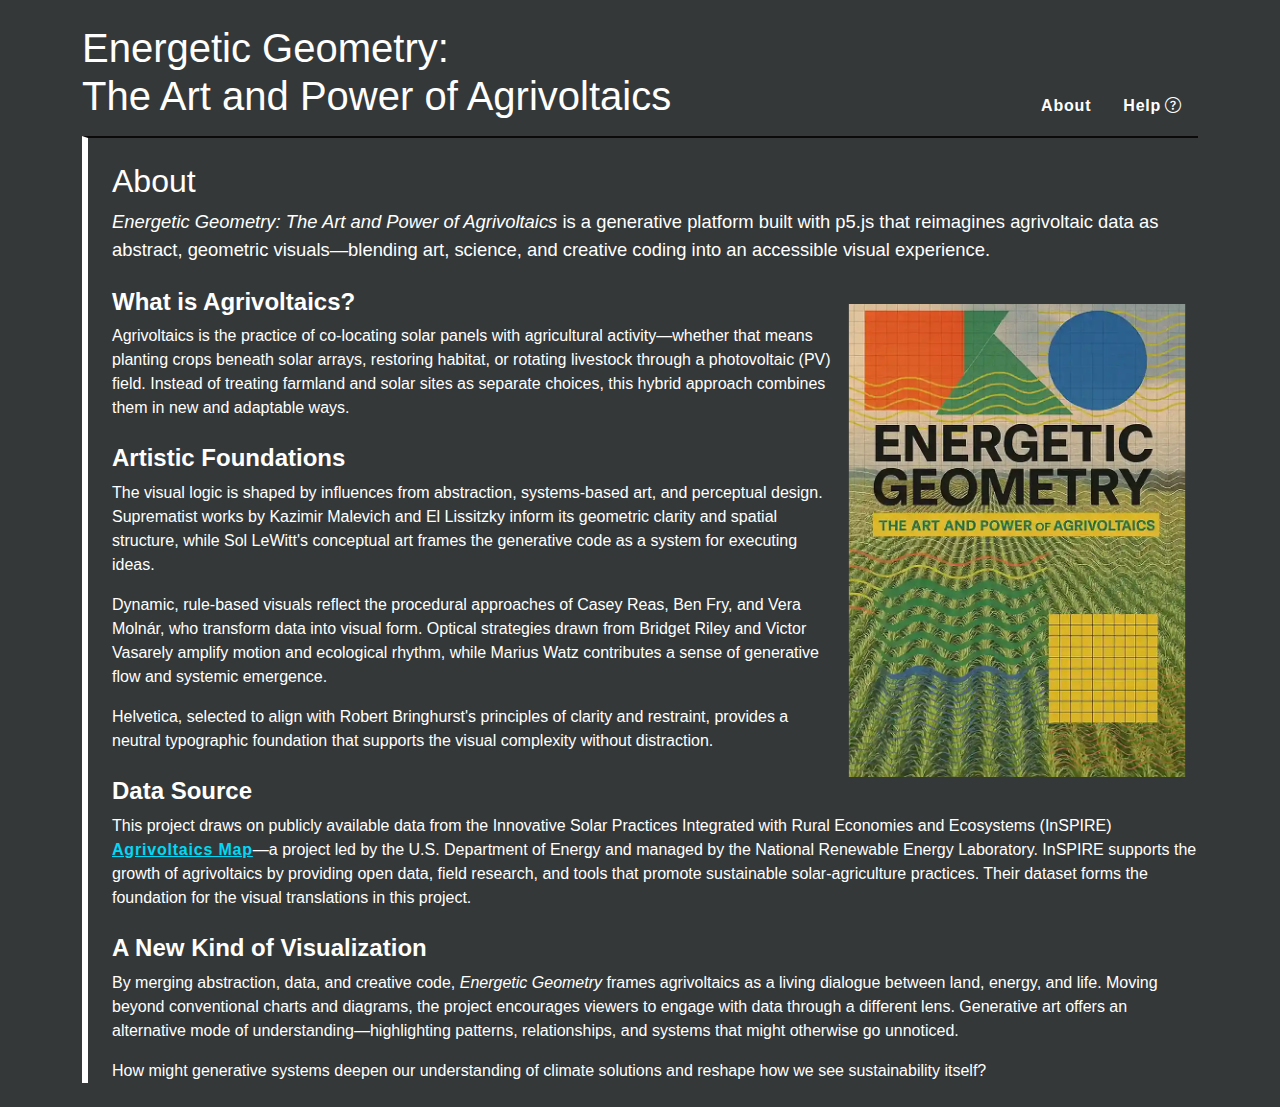
<file: about.html>
<!DOCTYPE html>
<html lang="en">
<head>
  <meta charset="UTF-8" />
  <meta name="viewport" content="width=device-width, initial-scale=1" />
  <title>About | Energetic Geometry</title>
  <link rel="icon" href="images/kj-favicon.png" type="image/png" />
  <link rel="apple-touch-icon" href="icons/favicon.png" />

  <!-- Google Font -->
  <link href="https://fonts.googleapis.com/css2?family=Anton&display=swap" rel="stylesheet" />

  <!-- Bootstrap CSS -->
  <link href="https://cdn.jsdelivr.net/npm/bootstrap@5.3.0/dist/css/bootstrap.min.css" rel="stylesheet" />

  <!-- Bootstrap Icons -->
  <link href="https://cdn.jsdelivr.net/npm/bootstrap-icons@1.10.5/font/bootstrap-icons.css" rel="stylesheet" />

  <!-- Global Styles -->
  <link rel="stylesheet" href="styles.css">
</head>
<body>
  <div class="container my-4">
    <!-- Header and nav -->
    <div class="d-flex justify-content-between align-items-center mb-3">
      <h1 class="mb-0"><a class="title" href="index.html" aria-label="Home">
        Energetic Geometry:<br />
        The Art and Power of Agrivoltaics</a>
      </h1>
      <nav class="mb-0">
        <ul class="nav">
          <li class="nav-item">
            <a class="nav-link" href="about.html" aria-label="About">About</a>
          </li>
          <li class="nav-item">
            <a class="nav-link d-flex align-items-center" href="help.html" aria-label="Help">
              Help <i class="bi bi-question-circle ms-1" aria-hidden="true"></i>
            </a>
          </li>
        </ul>
      </nav>
    </div>

    <!-- About Content -->
    <div class="interior-border">
    <h2 class="mt-4">About</h2>
     <p class="lead"><em>Energetic Geometry: The Art and Power of Agrivoltaics</em> is a generative platform built with p5.js that reimagines agrivoltaic data as abstract, geometric visuals&mdash;blending art, science, and creative coding into an accessible visual experience.</p>
      <div class="col-md-4 float-end my-4 px-2">
        <img src="images/project-cover-flt-v2.png" alt="Energetic Geometry visual" class="img-fluid" />
      </div>
        <h3>What is Agrivoltaics?</h3>
        <p>Agrivoltaics is the practice of co-locating solar panels with agricultural activity—whether that means planting crops beneath solar arrays, restoring habitat, or rotating livestock through a photovoltaic (PV) field. Instead of treating farmland and solar sites as separate choices, this hybrid approach combines them in new and adaptable ways.</p>
        <h3>Artistic Foundations</h3>
        <p>The visual logic is shaped by influences from abstraction, systems-based art, and perceptual design. Suprematist works by Kazimir Malevich and El Lissitzky inform its geometric clarity and spatial structure, while Sol LeWitt's conceptual art frames the generative code as a system for executing ideas.</p>
        <p>Dynamic, rule-based visuals reflect the procedural approaches of Casey Reas, Ben Fry, and Vera Molnár, who transform data into visual form. Optical strategies drawn from Bridget Riley and Victor Vasarely amplify motion and ecological rhythm, while Marius Watz contributes a sense of generative flow and systemic emergence.</p>
        <p>Helvetica, selected to align with Robert Bringhurst's principles of clarity and restraint, provides a neutral typographic foundation that supports the visual complexity without distraction.</p>
         <h3>Data Source</h3>
        <p>This project draws on publicly available data from the Innovative Solar Practices Integrated with Rural Economies and Ecosystems (InSPIRE) <a class="hyperlink" href="https://openei.org/wiki/InSPIRE/Agrivoltaics_Map" aria-label="InSPIRE Agrivoltaics Map">Agrivoltaics Map</a>&mdash;a project led by the U.S. Department of Energy and managed by the National Renewable Energy Laboratory. InSPIRE supports the growth of agrivoltaics by providing open data, field research, and tools that promote sustainable solar-agriculture practices. Their dataset forms the foundation for the visual translations in this project.</p>
      <h3>A New Kind of Visualization</h3>
        <p>By merging abstraction, data, and creative code, <em>Energetic Geometry</em> frames agrivoltaics as a living dialogue between land, energy, and life. Moving beyond conventional charts and diagrams, the project encourages viewers to engage with data through a different lens. Generative art offers an alternative mode of understanding—highlighting patterns, relationships, and systems that might otherwise go unnoticed.</p>
        <p>How might generative systems deepen our understanding of climate solutions and reshape how we see sustainability itself?</p>
    </div>
  </div>
</body>
</html>
</file>
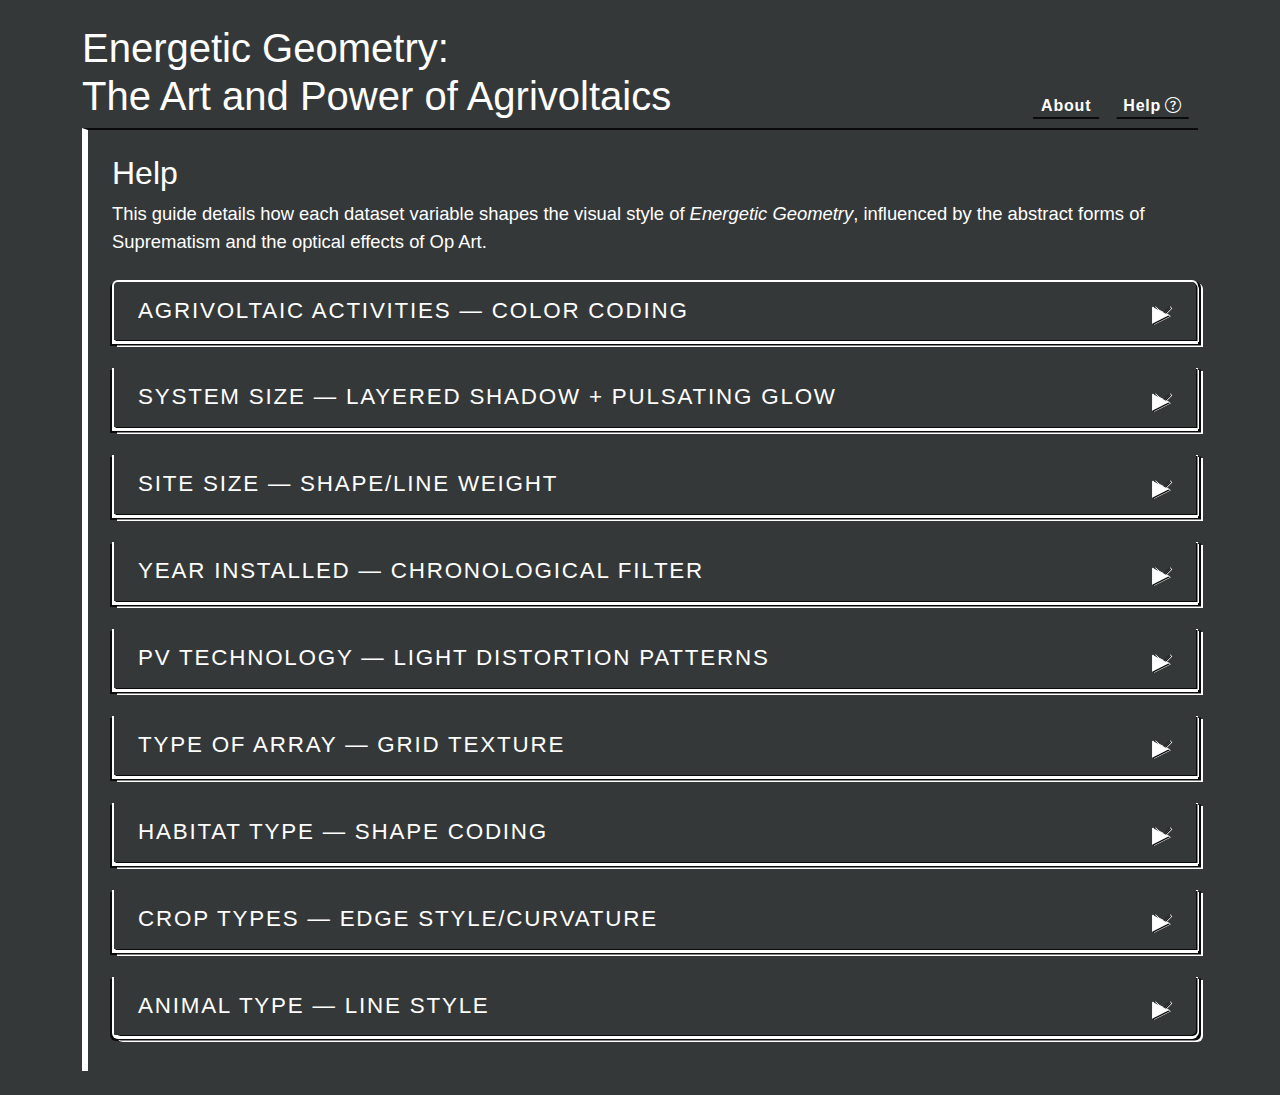
<file: help.html>
<!DOCTYPE html>
<html lang="en">
   <head>
      <meta charset="UTF-8" />
      <meta name="viewport" content="width=device-width, initial-scale=1" />
      <title>Help | Energetic Geometry: The Art and Power of Agrivoltaics</title>
      <link rel="icon" href="images/kj-favicon.png" type="image/png" />
      <link rel="apple-touch-icon" href="icons/favicon.png" />
      <!-- Google Font -->
      <link href="https://fonts.googleapis.com/css2?family=Anton&display=swap" rel="stylesheet" />
      <!-- Bootstrap CSS -->
      <link href="https://cdn.jsdelivr.net/npm/bootstrap@5.3.0/dist/css/bootstrap.min.css" rel="stylesheet" />
      <!-- Bootstrap Icons -->
      <link href="https://cdn.jsdelivr.net/npm/bootstrap-icons@1.10.5/font/bootstrap-icons.css" rel="stylesheet" />
      <!-- Global Styles -->
      <link rel="stylesheet" href="styles.css">
   </head>
   <body>
      <div class="container my-4">
      <!-- Header and nav -->
      <div class="d-flex justify-content-between align-items-center mb-2">
         <h1 class="mb-0"><a class="title" href="index.html" aria-label="Home">
            Energetic Geometry:<br />
            The Art and Power of Agrivoltaics</a>
         </h1>
         <nav class="mb-0">
            <ul class="nav">
               <li class="nav-item">
                  <a class="nav-link suprematist-underline" href="about.html" aria-label="About">About</a>
               </li>
               <li class="nav-item">
                  <a class="nav-link d-flex align-items-center suprematist-underline" href="help.html" aria-label="Help">
                  Help <i class="bi bi-question-circle ms-1" aria-hidden="true"></i>
                  </a>
               </li>
            </ul>
         </nav>
      </div>
      <!-- Help Content -->
      <div class="interior-border pb-2">
      <h2 class="mt-4">Help</h2>
      <p class="lead">This guide details how each dataset variable shapes the visual style of <em>Energetic Geometry</em>, influenced by the abstract forms of Suprematism and the optical effects of Op Art.</p>
      <div class="accordion" id="helpAccordion">
         <div class="accordion-item my-4">
            <h3 class="accordion-header mt-0" id="headingActivities">
               <button class="accordion-button collapsed" type="button" data-bs-toggle="collapse" data-bs-target="#collapseActivities" aria-expanded="true" aria-controls="collapseActivities">
               Agrivoltaic Activities — Color Coding
               </button>
            </h3>
            <div id="collapseActivities" class="accordion-collapse collapse" aria-labelledby="headingActivities" data-bs-parent="#helpAccordion">
               <div class="accordion-body">
                  <div class="table-responsive">
                     <table class="table table-dark table-striped align-middle">
                        <thead>
                           <tr>
                              <th>Agrivoltaic Activity</th>
                              <th>Style Influence</th>
                              <th>Visual</th>
                              <th>Rationale</th>
                           </tr>
                        </thead>
                        <tbody>
                           <tr>
                              <td>Crop Production</td>
                              <td>Suprematism</td>
                              <td><span style="display:inline-block;width:30px;height:20px;background:#E4572E;border:1px solid white;"></span> #E4572E (Orange)</td>
                              <td>Constructivist energy and growth symbolism</td>
                           </tr>
                           <tr>
                              <td>Habitat</td>
                              <td>Op Art</td>
                              <td><span style="display:inline-block;width:30px;height:20px;background:#2E8B57;border:1px solid white;"></span> #2E8B57 (Sea Green)</td>
                              <td>Ecological resilience and natural harmony</td>
                           </tr>
                           <tr>
                              <td>Grazing</td>
                              <td>Suprematism</td>
                              <td><span style="display:inline-block;width:30px;height:20px;background:#005A99;border:1px solid white;"></span> #005A99 (Deep Blue)</td>
                              <td>Pastoral calm with strong visual presence</td>
                           </tr>
                           <tr>
                              <td>Greenhouse</td>
                              <td>Op Art</td>
                              <td><span style="display:inline-block;width:30px;height:20px;background:#FFD100;border:1px solid white;"></span> #FFD100 (Solar Gold)</td>
                              <td>Artificial light and energy cycles, optical play</td>
                           </tr>
                        </tbody>
                     </table>
                  </div>
                  <p><strong>Combined Activities Treatment</strong></p>
                  <ul>
                     <li>
                        <p><strong>Sites with Habitat Type Shape(s):</strong><br />
                           Shapes are nested and filled with the corresponding agrivoltaic activity colors.
                        </p>
                     </li>
                     <li>
                        <p><strong>Sites with Animal Type Line(s) but no Habitat Type Shape(s):</strong><br />
                           Multiple lines, each filled with the respective activity colors.
                        </p>
                     </li>
                     <li>
                        <p><strong>Sites with neither Animal Type Line(s) nor Habitat Type Shape(s):</strong><br />
                           Displayed as a small, plain dot in the corresponding activity colors.
                        </p>
                     </li>
                  </ul>
               </div>
            </div>
         </div>
         <!-- System Size -->
         <div class="accordion-item my-4">
            <h3 class="accordion-header" id="headingSystemSize">
               <button class="accordion-button collapsed" type="button" data-bs-toggle="collapse" data-bs-target="#collapseSystemSize" aria-expanded="true" aria-controls="collapseSystemSize">
               System Size — Layered Shadow + Pulsating Glow
               </button>
            </h3>
            <div id="collapseSystemSize" class="accordion-collapse collapse" aria-labelledby="headingSystemSize" data-bs-parent="#helpAccordion">
               <div class="accordion-body">
                  <div class="table-responsive">
                     <table class="table table-dark table-striped align-middle">
                        <thead>
                           <tr>
                              <th>System Size</th>
                              <th>Shadow + Glow Characteristics</th>
                              <th>Visual</th>
                              <th>Rationale</th>
                           </tr>
                        </thead>
                        <tbody>
                           <tr>
                              <td>Small systems</td>
                              <td>
                                 Tight, subtle shadow layered with slow, low-amplitude glow
                              </td>
                              <td>
                                 <span class="shadow-glow-box small-system"></span>
                              </td>
                              <td>
                                 Minimal tension, gentle energy field; soft visual weight that invites exploration
                              </td>
                           </tr>
                           <tr>
                              <td>Medium systems</td>
                              <td>
                                 Medium shadow with moderate glow pulse
                              </td>
                              <td>
                                 <span class="shadow-glow-box medium-system"></span>
                              </td>
                              <td>
                                 Balanced Suprematist tension; steady energy suggests functional scale
                              </td>
                           </tr>
                           <tr>
                              <td>Large systems</td>
                              <td>
                                 Bold, angular shadow with fast, strong glow
                              </td>
                              <td>
                                 <span class="shadow-glow-box large-system"></span>
                              </td>
                              <td>
                                 High visual density and dynamic rhythm; suggests system importance and urgency
                              </td>
                           </tr>
                        </tbody>
                     </table>
                  </div>
               </div>
            </div>
         </div>
         <div class="accordion-item my-4">
            <h3 class="accordion-header" id="headingSiteSize">
               <button class="accordion-button collapsed" type="button" data-bs-toggle="collapse" data-bs-target="#collapseSiteSize" aria-expanded="true" aria-controls="collapseSiteSize">
               Site Size — Shape/Line Weight
               </button>
            </h3>
            <div id="collapseSiteSize" class="accordion-collapse collapse" aria-labelledby="headingSiteSize" data-bs-parent="#helpAccordion">
               <div class="accordion-body">
                  <div class="table-responsive">
                     <table class="table table-dark table-striped align-middle">
                        <thead>
                           <tr>
                              <th>Site Size</th>
                              <th>Visual Weight</th>
                              <th>Visual</th>
                              <th>Rationale</th>
                           </tr>
                        </thead>
                        <tbody>
                           <tr>
                              <td>Small sites</td>
                              <td>Thin, light, airy gridlines</td>
                              <td>
                                 <div class="legend-shape legend-rectangle" style="width: 80px; height: 4px;"></div>
                              </td>
                              <td>Evokes Vasarely's Op Art lightness</td>
                           </tr>
                           <tr>
                              <td>Medium sites</td>
                              <td>Moderate, balanced line weight</td>
                              <td>
                                 <div class="legend-shape legend-rectangle" style="width: 80px; height: 8px;"></div>
                              </td>
                              <td>Balances tension and clarity</td>
                           </tr>
                           <tr>
                              <td>Large sites</td>
                              <td>Thick, dense, rhythmic lines</td>
                              <td>
                                 <div class="legend-shape legend-rectangle" style="width: 80px; height: 12px;"></div>
                              </td>
                              <td>Inspired by Suprematism's bold structure</td>
                           </tr>
                        </tbody>
                     </table>
                  </div>
               </div>
            </div>
         </div>
         <div class="accordion-item my-4">
            <h3 class="accordion-header" id="headingYear">
               <button class="accordion-button collapsed" type="button" data-bs-toggle="collapse" data-bs-target="#collapseYear" aria-expanded="true" aria-controls="collapseYear">
               Year Installed — Chronological Filter
               </button>
            </h3>
            <div id="collapseYear" class="accordion-collapse collapse" aria-labelledby="headingYear" data-bs-parent="#helpAccordion">
               <div class="accordion-body">
                  <p>This dataset variable enables filtering of sites by installation year through multiple input methods — including left and right arrow buttons, timeline hyperlink labels, keyboard arrow keys, and swipe gestures on mobile devices.</p>
               </div>
            </div>
         </div>
         <div class="accordion-item my-4">
            <h3 class="accordion-header" id="headingPVTech">
               <button class="accordion-button collapsed" type="button" data-bs-toggle="collapse" data-bs-target="#collapsePVTech" aria-expanded="true" aria-controls="collapsePVTech">
               PV Technology — Light Distortion Patterns
               </button>
            </h3>
            <div id="collapsePVTech" class="accordion-collapse collapse" aria-labelledby="headingPVTech" data-bs-parent="#helpAccordion">
               <div class="accordion-body">
                  <div class="table-responsive">
                     <table class="table table-dark table-striped align-middle">
                        <thead>
                           <tr>
                              <th>PV Technology</th>
                              <th>Warp Style</th>
                              <th>Visual</th>
                              <th>Rationale</th>
                           </tr>
                        </thead>
                        <tbody>
                           <tr>
                              <td>Monofacial PV</td>
                              <td>Linear Warp</td>
                              <td>
                                 <svg class="pv-icon pv-monofacial" viewBox="0 0 120 60" xmlns="http://www.w3.org/2000/svg">
                                    <path d="M10 50 Q60 10 110 50" />
                                    <line x1="20" y1="50" x2="100" y2="50" stroke="white" stroke-width="2" />
                                 </svg>
                              </td>
                              <td>Mimics single-direction light collection with lens-like planar flow</td>
                           </tr>
                           <tr>
                              <td>Bifacial PV</td>
                              <td>Symmetric Warp/Mirror</td>
                              <td>
                                 <svg class="pv-icon pv-bifacial" viewBox="0 0 120 60" xmlns="http://www.w3.org/2000/svg">
                                    <path d="M10 50 Q40 10 60 50 Q80 10 110 50" />
                                    <line x1="30" y1="50" x2="50" y2="10" stroke="white" stroke-width="2" />
                                    <line x1="70" y1="10" x2="90" y2="50" stroke="white" stroke-width="2" />
                                 </svg>
                              </td>
                              <td>Reflects dual light intake; symmetry suggests front and rear absorption</td>
                           </tr>
                           <tr>
                              <td>Translucent PV</td>
                              <td>Radial/Organic Warp</td>
                              <td>
                                 <svg class="pv-icon pv-translucent" viewBox="0 0 60 60" xmlns="http://www.w3.org/2000/svg">
                                    <circle cx="30" cy="30" r="20" stroke="white" stroke-width="2" fill="none" />
                                    <circle cx="30" cy="30" r="12" stroke="white" stroke-width="2" fill="none" />
                                    <circle cx="30" cy="30" r="6" stroke="white" stroke-width="2" fill="none" />
                                 </svg>
                              </td>
                              <td>Suggests permeability, diffusion, greenhouse light conditions</td>
                           </tr>
                           <tr>
                              <td>Other</td>
                              <td>Noise Warp</td>
                              <td>
                                 <svg class="pv-icon pv-other" viewBox="0 0 60 60" xmlns="http://www.w3.org/2000/svg">
                                    <circle cx="10" cy="15" r="1.5" stroke="white" fill="white" />
                                    <circle cx="20" cy="25" r="1.5" stroke="white" fill="white" />
                                    <circle cx="15" cy="40" r="1.5" stroke="white" fill="white" />
                                    <circle cx="30" cy="35" r="1.5" stroke="white" fill="white" />
                                    <circle cx="40" cy="20" r="1.5" stroke="white" fill="white" />
                                    <circle cx="45" cy="45" r="1.5" stroke="white" fill="white" />
                                    <circle cx="55" cy="30" r="1.5" stroke="white" fill="white" />
                                    <circle cx="25" cy="10" r="1.5" stroke="white" fill="white" />
                                 </svg>
                              </td>
                              <td>Represents variable or unknown light distortion types</td>
                           </tr>
                        </tbody>
                     </table>
                  </div>
               </div>
            </div>
         </div>
         <div class="accordion-item my-4">
            <h3 class="accordion-header" id="headingArray">
               <button class="accordion-button collapsed" type="button" data-bs-toggle="collapse" data-bs-target="#collapseArray" aria-expanded="true" aria-controls="collapseArray">
               Type of Array — Grid Texture
               </button>
            </h3>
            <div id="collapseArray" class="accordion-collapse collapse" aria-labelledby="headingArray" data-bs-parent="#helpAccordion">
               <div class="accordion-body">
                  <div class="table-responsive">
                     <table class="table table-dark table-striped align-middle">
                        <thead>
                           <tr>
                              <th>Type of Array</th>
                              <th>Overlay</th>
                              <th>Visual</th>
                              <th>Rationale</th>
                           </tr>
                        </thead>
                        <tbody>
                           <tr>
                              <td>Fixed</td>
                              <td>Crosshatch Grid</td>
                              <td>
                                 <svg width="40" height="40" viewBox="0 0 40 40" fill="none" xmlns="http://www.w3.org/2000/svg" stroke="white" stroke-width="1">
                                    <path d="M0 10 H40 M10 0 V40 M0 30 H40 M30 0 V40" />
                                 </svg>
                              </td>
                              <td>Rigid, stable structure</td>
                           </tr>
                           <tr>
                              <td>Single-axis Tracking</td>
                              <td>Isometric Grid</td>
                              <td>
                                 <svg width="40" height="40" viewBox="0 0 40 40" fill="none" xmlns="http://www.w3.org/2000/svg" stroke="white" stroke-width="1">
                                    <path d="M0 30 L40 10 M10 40 L30 0" />
                                 </svg>
                              </td>
                              <td>Directional tilt, limited motion</td>
                           </tr>
                           <tr>
                              <td>Dual-axis Tracking</td>
                              <td>Dotted Matrix</td>
                              <td>
                                 <svg width="40" height="40" viewBox="0 0 40 40" fill="none" xmlns="http://www.w3.org/2000/svg" stroke="white" stroke-width="2">
                                    <circle cx="10" cy="10" r="2" />
                                    <circle cx="30" cy="10" r="2" />
                                    <circle cx="10" cy="30" r="2" />
                                    <circle cx="30" cy="30" r="2" />
                                 </svg>
                              </td>
                              <td>Fluid, high-resolution movement</td>
                           </tr>
                        </tbody>
                     </table>
                  </div>
               </div>
            </div>
         </div>
         <div class="accordion-item my-4">
            <h3 class="accordion-header" id="headingHabitat">
               <button class="accordion-button collapsed" type="button" data-bs-toggle="collapse" data-bs-target="#collapseHabitat" aria-expanded="true" aria-controls="collapseHabitat">
               Habitat Type — Shape Coding
               </button>
            </h3>
            <div id="collapseHabitat" class="accordion-collapse collapse" aria-labelledby="headingHabitat" data-bs-parent="#helpAccordion">
               <div class="accordion-body">
                  <div class="table-responsive">
                     <table class="table table-dark table-striped align-middle">
                        <thead>
                           <tr>
                              <th>Habitat Type</th>
                              <th>Shape</th>
                              <th>Visual</th>
                              <th>Rationale</th>
                           </tr>
                        </thead>
                        <tbody>
                           <tr>
                              <td>Pollinator</td>
                              <td>Hexagon</td>
                              <td>
                                 <div class="legend-shape legend-hexagon"></div>
                              </td>
                              <td>Symbolizes beehive structure; modular and dynamic visual</td>
                           </tr>
                           <tr>
                              <td>Native Grasses</td>
                              <td>Vertical Rectangle</td>
                              <td>
                                 <div class="legend-shape legend-rectangle"></div>
                              </td>
                              <td>Evokes grass blades; references Lissitzky and Vasarely patterns</td>
                           </tr>
                           <tr>
                              <td>Naturalized</td>
                              <td>Circle</td>
                              <td>
                                 <div class="legend-shape legend-circle"></div>
                              </td>
                              <td>Represents balance, organic growth; cosmic unity and flow in art</td>
                           </tr>
                        </tbody>
                     </table>
                  </div>
                  <p><strong>Combined Habitat Treatment:</strong></p>
                  <ul>
                     <li>Superimpose shapes with varying opacity/rotation (Suprematist overlay style).</li>
                  </ul>
               </div>
            </div>
         </div>
         <div class="accordion-item my-4">
            <h3 class="accordion-header" id="headingCrop">
               <button class="accordion-button collapsed" type="button" data-bs-toggle="collapse" data-bs-target="#collapseCrop" aria-expanded="true" aria-controls="collapseCrop">
               Crop Types — Edge Style/Curvature
               </button>
            </h3>
            <div id="collapseCrop" class="accordion-collapse collapse" aria-labelledby="headingCrop" data-bs-parent="#helpAccordion">
               <div class="accordion-body">
                  <div class="table-responsive">
                     <table class="table table-dark table-striped align-middle">
                        <thead>
                           <tr>
                              <th>Crop Types</th>
                              <th>Edge Style/Curvature</th>
                              <th>Visual</th>
                              <th>Rationale</th>
                           </tr>
                        </thead>
                        <tbody>
                           <tr>
                              <td>Root vegetables (carrots, beets, radish, garlic, onions, yams, turnips, potatoes)</td>
                              <td>Pointed/tapered edges</td>
                              <td>
                                 <svg class="crop-edge edge-pointed" viewBox="0 0 60 20" xmlns="http://www.w3.org/2000/svg">
                                    <path d="M0 20 L10 0 L20 20 L30 0 L40 20 L50 0 L60 20" />
                                 </svg>
                              </td>
                              <td>Jagged tips mimic downward root growth</td>
                           </tr>
                           <tr>
                              <td>Leafy greens & herbs (spinach, kale, chard, lettuce, cabbage, arugula, parsley, basil)</td>
                              <td>Wavy/frilled edges</td>
                              <td>
                                 <svg class="crop-edge edge-wavy" viewBox="0 0 60 20" xmlns="http://www.w3.org/2000/svg">
                                    <path d="M0 10 Q5 0 10 10 T20 10 T30 10 T40 10 T50 10 T60 10" />
                                 </svg>
                              </td>
                              <td>Soft rippling textures of leaves</td>
                           </tr>
                           <tr>
                              <td>Fruit-bearing crops (tomatoes, squash, peppers, melons, eggplant, cucumbers)</td>
                              <td>Bulbous/lobed outlines</td>
                              <td>
                                 <svg class="crop-edge edge-lobed" viewBox="0 0 60 20" xmlns="http://www.w3.org/2000/svg">
                                    <path d="M5 10 Q15 0 25 10 Q35 20 45 10 Q55 0 60 10" />
                                 </svg>
                              </td>
                              <td>Curved and multi-lobed fruit forms</td>
                           </tr>
                           <tr>
                              <td>Berry/small fruits (berries, strawberries, blueberries, raspberries)</td>
                              <td>Concentric dot rings</td>
                              <td>
                                 <svg class="crop-edge edge-dotring" viewBox="0 0 60 20" xmlns="http://www.w3.org/2000/svg">
                                    <circle cx="10" cy="10" r="3" />
                                    <circle cx="20" cy="10" r="3" />
                                    <circle cx="30" cy="10" r="3" />
                                    <circle cx="40" cy="10" r="3" />
                                    <circle cx="50" cy="10" r="3" />
                                 </svg>
                              </td>
                              <td>Clustered, modular small fruit bodies</td>
                           </tr>
                           <tr>
                              <td>Grains & grasses (hay, wheat, corn, saffron, sorghum)</td>
                              <td>Straight, fine, linear spikes</td>
                              <td>
                                 <svg class="crop-edge edge-linearspikes" viewBox="0 0 60 20" xmlns="http://www.w3.org/2000/svg">
                                    <path d="M5 20 L10 0 L15 20 L20 0 L25 20 L30 0 L35 20 L40 0 L45 20 L50 0 L55 20" />
                                 </svg>
                              </td>
                              <td>Upright narrow grain spikes in linear repetition</td>
                           </tr>
                           <tr>
                              <td>Vining/perennial crops (grapes, vanilla, tea, kiwi, lavender, peppercorn, maile)</td>
                              <td>Spiraled/looping overlays</td>
                              <td>
                                 <svg class="crop-edge edge-spiral" viewBox="0 0 60 20" xmlns="http://www.w3.org/2000/svg">
                                    <path d="M10 15 C15 5 25 15 30 5 35 15 45 5 50 15" />
                                 </svg>
                              </td>
                              <td>Twisting vines with looping patterns</td>
                           </tr>
                           <tr>
                              <td>Mixed/assorted crops (kale, tomatoes, herbs, beans, squash, etc.)</td>
                              <td>Layered overlays/composite edges</td>
                              <td>
                                 <svg class="crop-edge edge-composite" viewBox="0 0 60 20" xmlns="http://www.w3.org/2000/svg">
                                    <path d="M0 10 Q5 0 10 10 L20 0 L30 10 L40 0 L50 10 L60 0" />
                                 </svg>
                              </td>
                              <td>Combines multiple shapes and curvature patterns</td>
                           </tr>
                        </tbody>
                     </table>
                  </div>
                  <p><strong>Combined Crop Types Treatment:</strong></p>
                  <ul>
                     <li>
                        <p>Morphological blending using Bézier curves to create compound outlines.</p>
                     </li>
                     <li>
                        <p>Edge complexity increases with diversity (1–2 crops simple; 6+ irregular, organic forms).</p>
                     </li>
                     <li>
                        <p>Edge wave frequency/amplitude modulated by crop count and type contribution.</p>
                     </li>
                  </ul>
               </div>
            </div>
         </div>
         <div class="accordion-item my-4">
            <h3 class="accordion-header" id="headingAnimal">
               <button class="accordion-button collapsed" type="button" data-bs-toggle="collapse" data-bs-target="#collapseAnimal" aria-expanded="false" aria-controls="collapseAnimal">
               Animal Type — Line Style
               </button>
            </h3>
            <div id="collapseAnimal" class="accordion-collapse collapse" aria-labelledby="headingAnimal" data-bs-parent="#helpAccordion">
               <div class="accordion-body">
                  <div class="table-responsive">
                     <table class="table table-dark table-striped align-middle">
                        <thead>
                           <tr>
                              <th>Animal Type</th>
                              <th>Line Type</th>
                              <th>Visual</th>
                              <th>Rationale</th>
                           </tr>
                        </thead>
                        <tbody>
                           <tr>
                              <td>Sheep</td>
                              <td>Soft wavy line</td>
                              <td>
                                 <svg class="animal-line line-soft-wavy" viewBox="0 0 60 20" xmlns="http://www.w3.org/2000/svg">
                                    <path d="M0 10 Q10 0 20 10 T60 10" />
                                 </svg>
                              </td>
                              <td>Gentle, meandering</td>
                           </tr>
                           <tr>
                              <td>Llamas & Alpacas</td>
                              <td>Dashed/zigzag line</td>
                              <td>
                                 <svg class="animal-line line-dashed" viewBox="0 0 60 20" xmlns="http://www.w3.org/2000/svg">
                                    <path d="M5 10 L55 10" />
                                 </svg>
                              </td>
                              <td>Alert, segmented</td>
                           </tr>
                           <tr>
                              <td>Horse</td>
                              <td>Bold, curved/Bezier line</td>
                              <td>
                                 <svg class="animal-line line-bold-curved" viewBox="0 0 60 20" xmlns="http://www.w3.org/2000/svg">
                                    <path d="M5 15 C20 0 40 20 55 5" />
                                 </svg>
                              </td>
                              <td>Graceful, dynamic</td>
                           </tr>
                           <tr>
                              <td>Cows</td>
                              <td>Thick, straight/bent line</td>
                              <td>
                                 <svg class="animal-line line-thick-straight" viewBox="0 0 60 20" xmlns="http://www.w3.org/2000/svg">
                                    <path d="M5 10 L55 10" />
                                 </svg>
                              </td>
                              <td>Heavy, calm</td>
                           </tr>
                           <tr>
                              <td>Cattle</td>
                              <td>Rough, textured, broken line</td>
                              <td>
                                 <svg class="animal-line line-rough-broken" viewBox="0 0 60 20" xmlns="http://www.w3.org/2000/svg">
                                    <path d="M5 10 L10 14 L15 6 L20 14 L25 10 L30 14 L35 6 L40 14 L45 10 L50 14 L55 6" />
                                 </svg>
                              </td>
                              <td>Rugged, wild, strong</td>
                           </tr>
                        </tbody>
                     </table>
                  </div>
                  <p><strong>Combined Shape Treatment: Suprematist Overlays</strong></p>
                  <ul>
                     <li>
                        <p>Overlapping forms signify shared spatial and environmental presence.</p>
                     </li>
                     <li>
                        <p>Diagonal and non-orthogonal arrangements, drawn from El Lissitzky's Constructivist practice, introduce visual disruption and modernist abstraction.</p>
                     </li>
                  </ul>
               </div>
            </div>
         </div>
      </div>
      <!-- Bootstrap JS -->
      <script src="https://cdn.jsdelivr.net/npm/bootstrap@5.3.0/dist/js/bootstrap.bundle.min.js"></script>
   </body>
</html>
</file>
<file: styles.css>
body {
      font-family: Helvetica, Arial, sans-serif;
      background-color: #353839;
      color: white;
      margin: 0;
      padding: 0;
    }

    h4 {
        font-size: 1.25rem;
        line-height: 1.2;
        margin-bottom: 1.5rem; 
       }

    h3 {
        font-size: 1.5rem;
        margin-top: 1.5rem;
        font-weight: bold;
        line-height: 1.2;
    }

    h1 {
      font-size: 2.5rem;
      line-height: 1.2;
      /* left aligned by default */
      margin-bottom: 1rem; 
      text-decoration: none;
      color: white;
    }

    .landing-border {
     /* Asymmetric border */
          border-top: 6px solid #0A0A0A;      /* heavier top */
          border-right: 2px solid #0A0A0A;    /* minimal right */
          border-bottom: 0;                   /* open bottom */
          border-left: 10px solid white;      /* strong left for tension */
    }

    .interior-border {
      border-left: 6px solid white;
      border-top: 2px solid #0A0A0A;
      padding-left: 1.5rem;
    }

    .image-caption {
      font-size: 10px;
      padding-left: 10px;
      color: white;
      font-style: italic;
      margin-bottom: 2.15em;
      text-align: left !important;
    }
  
    #sketch-container {
      width: 100%;
      max-width: 1650px;
      margin: 0 auto;
      display: flex;
      flex-direction: column;
      margin-bottom: 20px;
      align-items: center;
    }

    #sketch-container canvas {
      width: 100%;
      height: 865px;
      display: block;
      max-width: 100%; /* prevent overflow */
      position: relative;   
      z-index: 0;             
    }

    #sketch-container input[type="range"] {
      width: 80%;
      max-width: 400px;
    }

  .nav-link {
  color: white;
  font-weight: bold;
  line-height: 1.2;
  padding-top: 4.25rem;
  padding-bottom: 0;
  letter-spacing: 0.05em;
  transition: color 0.2s ease;
}
.nav-link:hover,
.nav-link:focus {
    color: #4C8CF5;
}

a.title,
a.title:hover,
a.title:focus,
a.title:visited {
  color: white;
  text-decoration: none;
}

a.hyperlink {
  color: #00D9F5;
  font-weight: bold;
  letter-spacing: 0.05em;
  transition: color 0.2s ease;
}

a.hyperlink:hover,
a.hyperlink:focus {
          color: #4C8CF5;
}

.thick-num {
    font-weight: bold;
    color: white;
    font-size: 2rem;
}
.lead {
    font-size: 1.15rem;
    font-weight: 300;
}

#timeline {
  position: relative;
  display: flex;
  justify-content: space-between;
  align-items: center;
  width: 90%;
  margin-top: 0.5em;
}

#timeline::before {
  content: '';
  position: absolute;
  left: 0;
  right: 0;
  top: 50%;
  height: 2.25px;
  background: #0A0A0A;
}

.timeline-year {
  position: relative;
  display: flex;
  flex-direction: column;
  align-items: center;
}

.year-label {
  font-size: 16px;
  margin: 0;
  text-transform: uppercase;
  font-weight: bold;
  color: white;
  cursor: pointer;
  letter-spacing: 0.05em;
  filter: drop-shadow(1px 1px 0 #353839);
  transition: color 0.2s ease;
}
.year-label.active {
  color: #00D9F5;
  font-size: 18px;
  font-weight: bold;
}
.year-label:hover,
.year-label:focus {
  color: #4C8CF5;
  font-size: 18px;
  font-weight: bold;
}

.year-label.above {
  order: -1;
  margin-bottom: 5px;
}

.year-label.below {
  order: 1;
  margin-top: 5px;
}

.year-node {
  width: 2px;
  height: 55px;
  background-color: #0A0A0A;
  transform: rotate(45deg);
  pointer-events: none; /* disables click events */
  user-select: none;    /* disables text selection */
}

@media (max-width: 700px) {
  #timeline {
    flex-direction: column;
    align-items: center;
    height: auto;
    padding: 0 20px;
  }

    #timeline::before,
    #timeline::after {
      content: none;
    }
    
    #timeline::before {
      content: '';
      position: absolute;
      top: 0;
      bottom: 0;
      left: 50%;
      width: 3px;
      background: #0A0A0A;
      transform: translateX(-50%);
    }

  .timeline-year {
    flex-direction: row;
    justify-content: center;
    align-items: center;
    margin: 30px 0;
    gap: 8px;
  }

  .year-label.above,
  .year-label.below {
    order: 0;
    margin: 0;
    white-space: nowrap;
  }

  .year-label.above {
    margin-right: 10px;
    text-align: right;
  }

  .year-label.below {
    margin-left: 10px;
    text-align: left;
  }

  .year-node {
    order: 1;
  }
}

.suprematist-op-dropshadow {
  filter:
     drop-shadow(3px 1.5px 0 #0A0A0A)   /* small near-black offset */
    drop-shadow(5px 3px 0 white)         /* small white offset */
    drop-shadow(-2px 2px 0 #0A0A0A);    /* subtle opposite near-black shadow */
}

/* Legend shape base */
.legend-shape {
  width: 24px;
  height: 24px;
  display: inline-block;
  vertical-align: middle;
  margin-right: 8px;
  box-sizing: content-box;
  border: 3px solid white;
  background: transparent;
}

/* Specific shapes */
.legend-hexagon {
  clip-path: polygon(
    25% 5%, 75% 5%,
    100% 50%,
    75% 95%, 25% 95%,
    0% 50%
  );
}

.legend-rectangle {
  border-radius: 0;
}

.legend-circle {
  border-radius: 50%;
}

/* System Size Shadow Visuals */
.shadow-box {
  width: 40px;
  height: 20px;
  background: white;
  display: inline-block;
  vertical-align: middle;
  margin-right: 10px;
}

.shadow-small {
  filter:
    drop-shadow(1.5px 1px 0 #0A0A0A)
    drop-shadow(-1px 1px 0 white);
}

.shadow-large {
  filter:
    drop-shadow(3px 1.5px 0 #0A0A0A)
    drop-shadow(5px 3px 0 white)
    drop-shadow(-2px 2px 0 #0A0A0A);
}

/* PV Technology warp style icons */
.pv-icon {
  width: 36px;
  height: 24px;
  stroke: white;
  stroke-width: 2;
  fill: none;
  vertical-align: middle;
  margin-right: 8px;
}

.pv-monofacial path {
  stroke-linejoin: round;
}

.pv-bifacial path {
  stroke-linejoin: round;
}

.pv-translucent circle {
  stroke-linejoin: round;
}

/* Animal Type Line Styles */

.animal-line {
  width: 60px;
  height: 20px;
  vertical-align: middle;
  margin-right: 8px;
  display: inline-block;
}

.line-soft-wavy path {
  stroke: white;
  stroke-width: 3;
  fill: none;
}

.line-dashed path {
  stroke: white;
  stroke-width: 3;
  stroke-dasharray: 6, 6;
  fill: none;
}

.line-bold-curved path {
  stroke: white;
  stroke-width: 4;
  fill: none;
  stroke-linejoin: round;
}

.line-thick-straight path {
  stroke: white;
  stroke-width: 5;
  fill: none;
}

.line-rough-broken path {
  stroke: white;
  stroke-width: 3;
  stroke-dasharray: 2,4,6,4;
  fill: none;
}

/* Crop Type Edge Styles */

.crop-edge {
  width: 60px;
  height: 20px;
  vertical-align: middle;
  margin-right: 8px;
  display: inline-block;
  stroke: white;
  stroke-width: 2;
  fill: none;
}

.edge-pointed path {
  stroke-linejoin: miter;
}

.edge-wavy path {
  stroke-linejoin: round;
}

.edge-lobed path {
  stroke-linejoin: round;
}

.edge-dotring circle {
  stroke-linejoin: round;
  fill: none;
}

.edge-linearspikes path {
  stroke-linejoin: miter;
}

.edge-spiral path {
  stroke-linejoin: round;
}

.edge-composite path {
  stroke-linejoin: round;
}
/* Accordion container */
.accordion {
  border: none; /* Remove default bootstrap border */
}

/* Accordion items */
.accordion-item {
  background-color: #353839;  /* match page bg */
  border: 2px solid white;    /* sharp white border */
  border-radius: 0;
  margin-bottom: 1rem;
  box-shadow:
    3px 1.5px 0 #0A0A0A,
    5px 3px 0 white,
    -2px 2px 0 #0A0A0A;
}

/* Accordion header */
.accordion-header {
  border-bottom: 2px solid white;
}

/* Accordion button */
.accordion-button {
  background-color: transparent;
  color: white;
  font-family: Helvetica, Arial, sans-serif; 
  font-size: 1.4rem;
  border: none;
  border-radius: 0;
  box-shadow: none;
  padding: 1rem 1.5rem;
  transition: background-color 0.3s ease, color 0.3s ease;
  text-transform: uppercase;
  letter-spacing: 0.08em;
  box-shadow:
    1.5px 1px 0 #0A0A0A,
    3px 2px 0 white;
  outline-offset: 4px;
}

/* Accordion button hover and focus */
.accordion-button:hover,
.accordion-button:focus {
  background-color: #353839; /* subtle dark highlight */
  color: white;
  text-shadow:
    1px 1px 0 #0A0A0A;
}

/* Accordion button collapsed (default state) */
.accordion-button.collapsed {
  background-color: #353839;
  color: white;
  box-shadow:
    1.5px 1px 0 #0A0A0A,
    3px 2px 0 white;
}

/* Accordion button expanded */
.accordion-button:not(.collapsed) {
  background-color: #0A0A0A; /* darker background when open */
  color: white;
  font-weight: bold;
}

/* Remove Bootstrap's default chevron and add custom one */
.accordion-button::after {
  content: '\25B6';  /* right-pointing triangle */
  color: white;
  transition: transform 0.3s ease;
  margin-left: auto;
  filter:
    drop-shadow(1px 1px 0 #0A0A0A)
    drop-shadow(1px 0 0 white);
}

/* Rotate chevron when expanded */
.accordion-button:not(.collapsed)::after {
  transform: rotate(90deg);
}

/* Accordion body */
.accordion-body {
  color: white;
  font-family: Helvetica, Arial, sans-serif;
  border-top: 2px solid white;
  padding: 1.25rem 1.5rem;
  box-shadow:
    inset 3px 0 0 white,  /* replace orange with white */
    inset -3px 0 0 white; /* subtle geometric bars */
}

/* Table header inside accordion body */
.accordion-body thead tr {
  background-color: white;  /* replace orange with white */
  color: #0A0A0A;           /* dark text for contrast */
  font-weight: bold;
  text-transform: uppercase;
  letter-spacing: 0.05em;
}

/* Responsive tweak: smaller font on narrow screens */
@media (max-width: 768px) {
  .accordion-button {
    font-size: 1.1rem;
  }
  .accordion-body th,
  .accordion-body td {
    font-size: 0.85rem;
    padding: 0.5rem;
  }
}

.label-with-lines {
  text-align: center;
}

.label-with-lines .h5 {
  margin-bottom: 0.4rem;
  font-size: 1.15rem;
  font-weight: 500;
  color: white;
}

.underline-line {
  width: 30%;
  height: 2px;
  background-color: #0A0A0A;
  margin: 4px auto;
}
.suprematist-underline {
  position: relative;
  text-decoration: none;
}

.suprematist-underline::after {
  content: '';
  position: absolute;
  left: 50%;
  bottom: -3px;
  transform: translateX(-50%);
  width: 80%;
  height: 2px;
  background-color: #0A0A0A;
  transition: background-color 0.2s ease, width 0.2s ease;
}

.suprematist-underline:hover::after,
.suprematist-underline:focus::after {
  width: 95%;
  background-color: #4C8CF5;
}

.suprematist-underline.active:hover::after,
.suprematist-underline.active:focus::after {
  width: 95%;
  background-color: #4C8CF5;
}

.suprematist-underline.active::after {
  background-color: #00D9F5;
  width: 95%;
}

.shadow-glow-box {
  display: inline-block;
  width: 40px;
  height: 40px;
  border-radius: 50%;
  margin: 0 auto;
}

.small-system {
  box-shadow: 0 0 6px rgba(255, 255, 255, 0.4);
  animation: pulse-small 3s ease-in-out infinite;
  background: radial-gradient(circle, #ffffff 30%, #cccccc 100%);
}

.medium-system {
  box-shadow: 0 0 8px rgba(255, 255, 255, 0.5);
  animation: pulse-medium 2.5s ease-in-out infinite;
  background: radial-gradient(circle, #f5f5f5 30%, #999999 100%);
}

.large-system {
  box-shadow: 0 0 10px rgba(255, 255, 255, 0.7);
  animation: pulse-large 1.8s ease-in-out infinite;
  background: radial-gradient(circle, #ffffff 30%, #666666 100%);
}

/* Pulsating animations */
@keyframes pulse-small {
  0%, 100% {
    transform: scale(1);
    opacity: 0.9;
  }
  50% {
    transform: scale(1.05);
    opacity: 1;
  }
}

@keyframes pulse-medium {
  0%, 100% {
    transform: scale(1);
    opacity: 0.9;
  }
  50% {
    transform: scale(1.07);
    opacity: 1;
  }
}

@keyframes pulse-large {
  0%, 100% {
    transform: scale(1);
    opacity: 0.85;
  }
  50% {
    transform: scale(1.1);
    opacity: 1;
  }
}

/* Modal backdrop */
.modal-backdrop.show {
  background-color: rgba(10, 10, 10, 0.9);
}

/* Modal container */
.modal-content {
  background-color: #353839;
  border: 8px solid white;
  border-left-width: 12px; /* subtle asymmetry */
  border-top-width: 12px;
  border-radius: 0;
  padding: 2rem 2rem;
  color: white;
  font-family: Helvetica, Arial, sans-serif;
  box-shadow: none;
}

/* Modal header */
.modal-header {
  border-bottom: 2px solid white;
  font-weight: bold;
  text-transform: uppercase;
  letter-spacing: 0.12em;
  font-size: 1.6rem;
  color: white;
  padding-bottom: 0.5rem;
  background: transparent;
}

/* Modal body */
.modal-body {
  font-size: 1rem;
  line-height: 1.5;
  color: white;
  background: transparent;
  padding-top: 1rem;
  padding-bottom: 1.5rem;
}

/* Hyperlinks styled in blue with strong contrast */
.modal-body a,
.modal-body a:visited {
  color: #00D9F5;
  font-weight: bold;
  text-decoration: none;
  letter-spacing: 0.03em;
  transition: color 0.3s ease;
}

.modal-body a:hover,
.modal-body a:focus {
  color: #4C8CF5;
  text-decoration: underline;
  outline-offset: 3px;
  outline-color: #4C8CF5;
  outline-style: solid;
  outline-width: 1.5px;
}

/* Modal footer */
.modal-footer {
  border-top: 2px solid white;
  padding-top: 0.5rem;
  display: flex;
  justify-content: flex-end;
  gap: 1rem;
}

/* Buttons */
.modal-footer .btn {
  background: white;
  color: #353839;
  font-weight: bold;
  text-transform: uppercase;
  letter-spacing: 0.05em;
  border: none;
  border-radius: 0;
  padding: 0.5rem 1.25rem;
  box-shadow: none;
  transition: background-color 0.3s ease, color 0.3s ease;
}

.modal-footer .btn:hover,
.modal-footer .btn:focus {
  background: #00D9F5;
  color: #0A0A0A;
}

/* Close button */
.modal-header .btn-close {
  filter: drop-shadow(1px 1px 0 #0A0A0A);
  opacity: 1;
  transition: filter 0.3s ease;
}

.modal-header .btn-close:hover {
  filter: drop-shadow(2px 2px 0 #00D9F5);
}

/* Responsive adjustments */
@media (max-width: 600px) {
  .modal-content {
    padding: 1rem 1.25rem;
    border-width: 8px 4px 4px 8px;
  }

  .modal-header {
    font-size: 1.3rem;
  }

  .modal-footer .btn {
    padding: 0.4rem 0.8rem;
    font-size: 0.9rem;
  }
}
</file>
